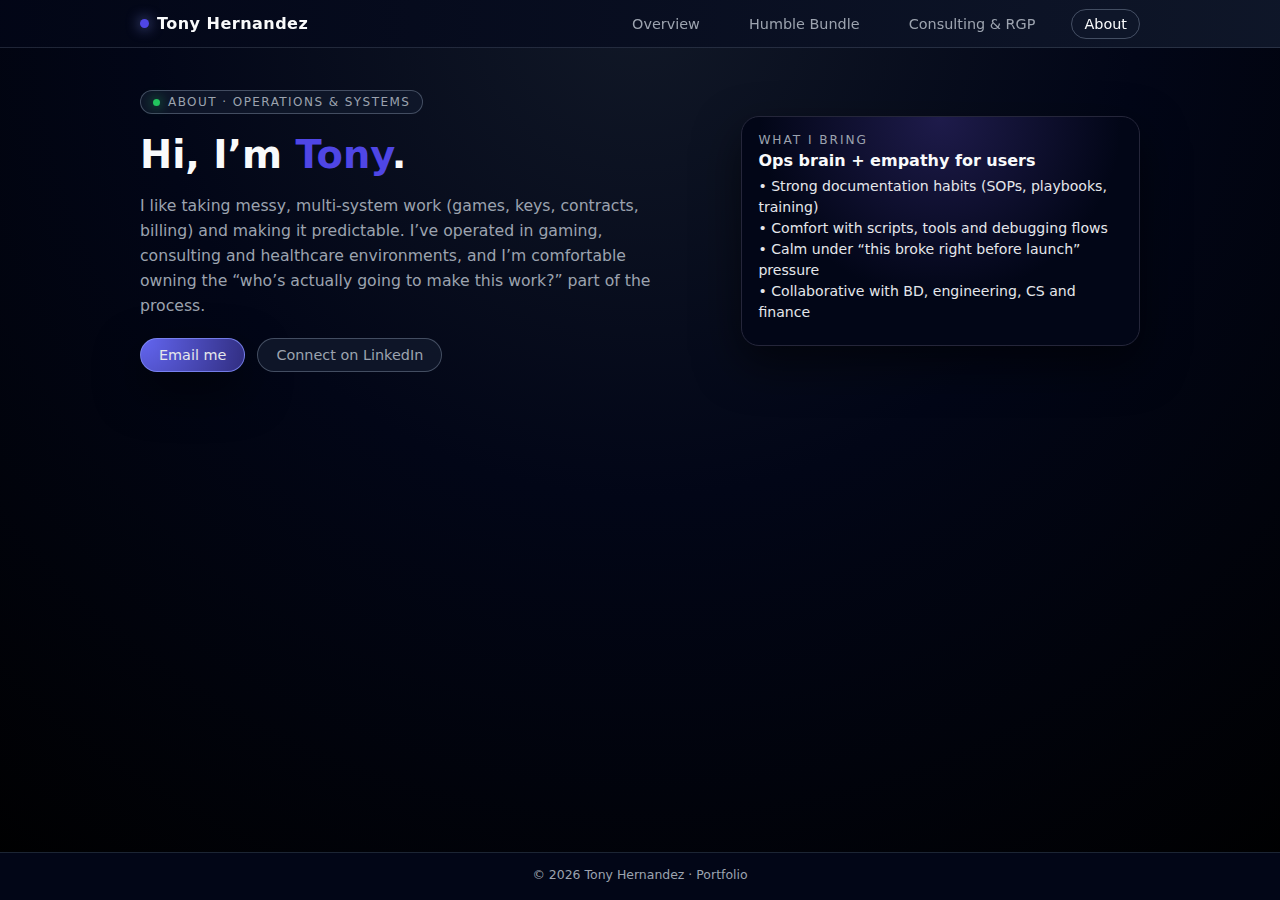
<file: about.html>
<!DOCTYPE html>
<html lang="en">
<head>
  <meta charset="UTF-8" />
  <title>About · Tony Hernandez</title>
  <meta name="viewport" content="width=device-width, initial-scale=1" />
  <link rel="stylesheet" href="style.css" />
</head>
<body>
  <header class="navbar">
    <div class="nav-inner">
      <div class="logo">
        <div class="logo-dot"></div>
        <span>Tony Hernandez</span>
      </div>
      <nav class="nav-links">
        <a href="index.html">Overview</a>
        <a href="humble-bundle.html">Humble Bundle</a>
        <a href="rgp.html">Consulting & RGP</a>
        <a href="about.html" class="active">About</a>
      </nav>
    </div>
  </header>

  <main class="page">
    <section class="hero">
      <div>
        <div class="badge">
          <span class="badge-dot"></span>
          ABOUT · OPERATIONS & SYSTEMS
        </div>
        <h1>Hi, I’m <span>Tony</span>.</h1>
        <p class="hero-subtitle">
          I like taking messy, multi-system work (games, keys, contracts, billing) and making it
          predictable. I’ve operated in gaming, consulting and healthcare environments, and I’m
          comfortable owning the “who’s actually going to make this work?” part of the process.
        </p>
        <div class="hero-buttons">
          <a href="mailto:youremail@example.com" class="btn-primary">Email me</a>
          <a href="https://www.linkedin.com" target="_blank" class="btn-ghost">Connect on LinkedIn</a>
        </div>
      </div>
      <div class="card">
        <div class="card-meta">What I bring</div>
        <h3>Ops brain + empathy for users</h3>
        <p class="card-body">
          • Strong documentation habits (SOPs, playbooks, training)<br/>
          • Comfort with scripts, tools and debugging flows<br/>
          • Calm under “this broke right before launch” pressure<br/>
          • Collaborative with BD, engineering, CS and finance
        </p>
      </div>
    </section>
  </main>

  <footer class="footer">
    © <span id="year"></span> Tony Hernandez · Portfolio
  </footer>

  <script>
    document.getElementById('year').textContent = new Date().getFullYear();
  </script>
</body>
</html>
</file>
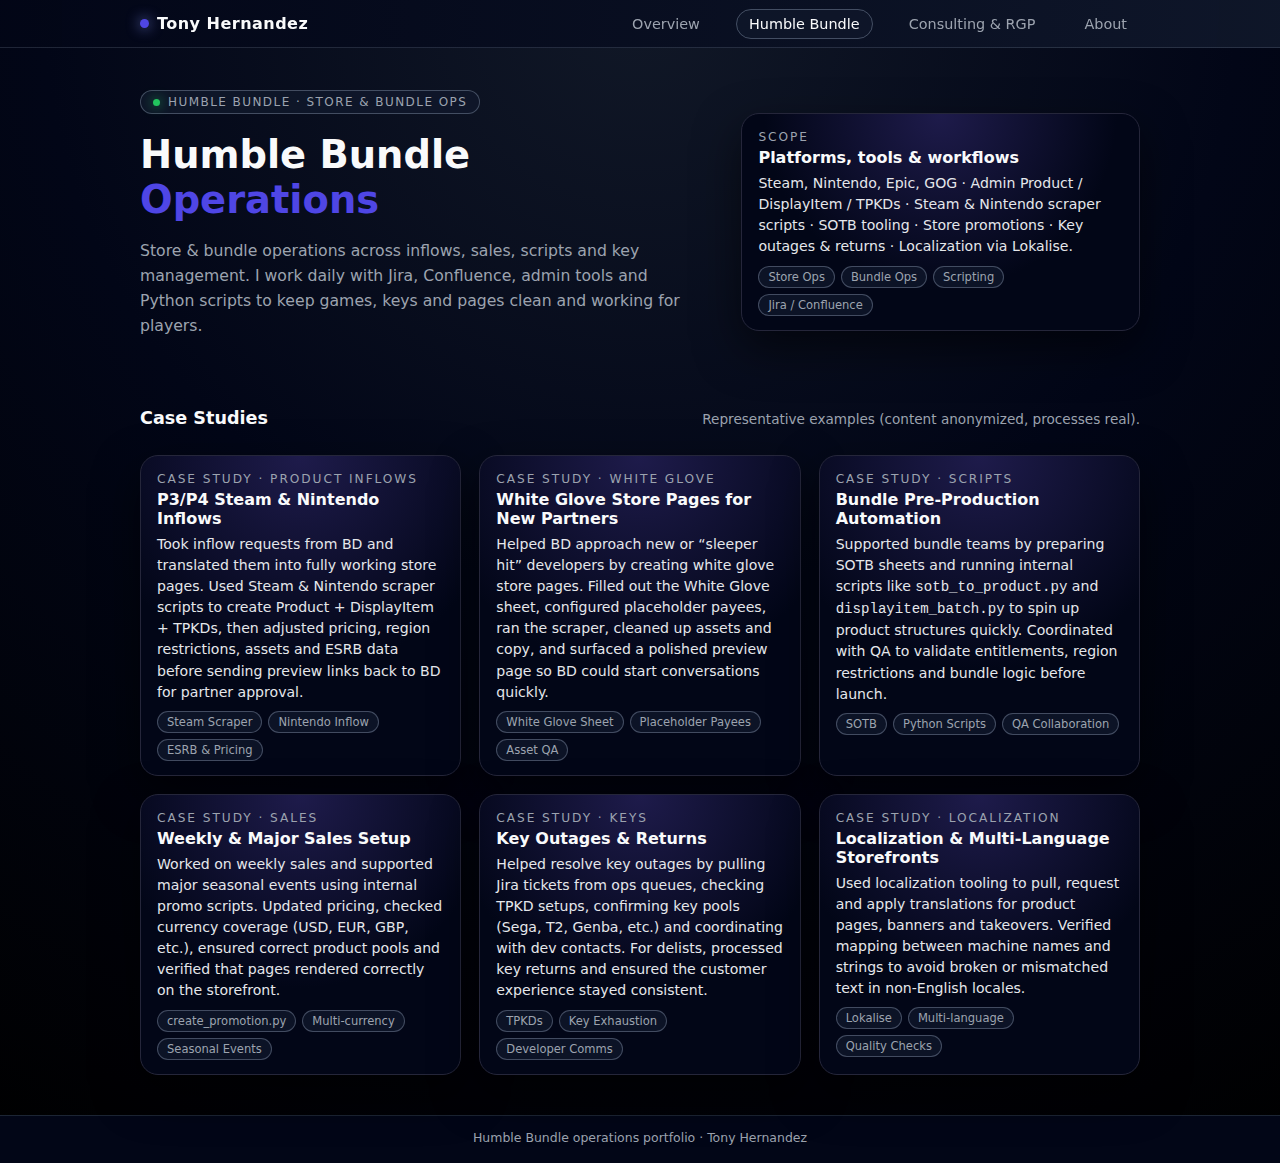
<file: humble-bundle.html>
<!DOCTYPE html>
<html lang="en">
<head>
  <meta charset="UTF-8" />
  <title>Humble Bundle – Operations Portfolio · Tony Hernandez</title>
  <meta name="viewport" content="width=device-width, initial-scale=1" />
  <link rel="stylesheet" href="style.css" />
</head>
<body>
  <header class="navbar">
    <div class="nav-inner">
      <div class="logo">
        <div class="logo-dot"></div>
        <span>Tony Hernandez</span>
      </div>
      <nav class="nav-links">
        <a href="index.html">Overview</a>
        <a href="humble-bundle.html" class="active">Humble Bundle</a>
        <a href="rgp.html">Consulting & RGP</a>
        <a href="about.html">About</a>
      </nav>
    </div>
  </header>

  <main class="page">
    <section class="hero">
      <div>
        <div class="badge">
          <span class="badge-dot"></span>
          HUMBLE BUNDLE · STORE & BUNDLE OPS
        </div>
        <h1>Humble Bundle <span>Operations</span></h1>
        <p class="hero-subtitle">
          Store & bundle operations across inflows, sales, scripts and key management.
          I work daily with Jira, Confluence, admin tools and Python scripts to keep games, keys
          and pages clean and working for players.
        </p>
      </div>
      <div class="card">
        <div class="card-meta">Scope</div>
        <h3>Platforms, tools & workflows</h3>
        <p class="card-body">
          Steam, Nintendo, Epic, GOG · Admin Product / DisplayItem / TPKDs ·
          Steam & Nintendo scraper scripts · SOTB tooling · Store promotions ·
          Key outages & returns · Localization via Lokalise.
        </p>
        <div class="pill-row">
          <span class="pill">Store Ops</span>
          <span class="pill">Bundle Ops</span>
          <span class="pill">Scripting</span>
          <span class="pill">Jira / Confluence</span>
        </div>
      </div>
    </section>

    <section class="section">
      <div class="section-title-row">
        <h2 class="section-title">Case Studies</h2>
        <p class="section-tagline">Representative examples (content anonymized, processes real).</p>
      </div>

      <div class="grid">
        <article class="card">
          <div class="card-meta">CASE STUDY · PRODUCT INFLOWS</div>
          <h3>P3/P4 Steam & Nintendo Inflows</h3>
          <p class="card-body">
            Took inflow requests from BD and translated them into fully working store pages.
            Used Steam & Nintendo scraper scripts to create Product + DisplayItem + TPKDs, then
            adjusted pricing, region restrictions, assets and ESRB data before sending preview
            links back to BD for partner approval.
          </p>
          <div class="pill-row">
            <span class="pill">Steam Scraper</span>
            <span class="pill">Nintendo Inflow</span>
            <span class="pill">ESRB & Pricing</span>
          </div>
        </article>

        <article class="card">
          <div class="card-meta">CASE STUDY · WHITE GLOVE</div>
          <h3>White Glove Store Pages for New Partners</h3>
          <p class="card-body">
            Helped BD approach new or “sleeper hit” developers by creating white glove store pages.
            Filled out the White Glove sheet, configured placeholder payees, ran the scraper,
            cleaned up assets and copy, and surfaced a polished preview page so BD could start
            conversations quickly.
          </p>
          <div class="pill-row">
            <span class="pill">White Glove Sheet</span>
            <span class="pill">Placeholder Payees</span>
            <span class="pill">Asset QA</span>
          </div>
        </article>

        <article class="card">
          <div class="card-meta">CASE STUDY · SCRIPTS</div>
          <h3>Bundle Pre-Production Automation</h3>
          <p class="card-body">
            Supported bundle teams by preparing SOTB sheets and running internal scripts like
            <code>sotb_to_product.py</code> and <code>displayitem_batch.py</code> to spin up product
            structures quickly. Coordinated with QA to validate entitlements, region restrictions
            and bundle logic before launch.
          </p>
          <div class="pill-row">
            <span class="pill">SOTB</span>
            <span class="pill">Python Scripts</span>
            <span class="pill">QA Collaboration</span>
          </div>
        </article>

        <article class="card">
          <div class="card-meta">CASE STUDY · SALES</div>
          <h3>Weekly & Major Sales Setup</h3>
          <p class="card-body">
            Worked on weekly sales and supported major seasonal events using internal promo
            scripts. Updated pricing, checked currency coverage (USD, EUR, GBP, etc.), ensured
            correct product pools and verified that pages rendered correctly on the storefront.
          </p>
          <div class="pill-row">
            <span class="pill">create_promotion.py</span>
            <span class="pill">Multi-currency</span>
            <span class="pill">Seasonal Events</span>
          </div>
        </article>

        <article class="card">
          <div class="card-meta">CASE STUDY · KEYS</div>
          <h3>Key Outages & Returns</h3>
          <p class="card-body">
            Helped resolve key outages by pulling Jira tickets from ops queues, checking TPKD
            setups, confirming key pools (Sega, T2, Genba, etc.) and coordinating with dev
            contacts. For delists, processed key returns and ensured the customer experience
            stayed consistent.
          </p>
          <div class="pill-row">
            <span class="pill">TPKDs</span>
            <span class="pill">Key Exhaustion</span>
            <span class="pill">Developer Comms</span>
          </div>
        </article>

        <article class="card">
          <div class="card-meta">CASE STUDY · LOCALIZATION</div>
          <h3>Localization & Multi-Language Storefronts</h3>
          <p class="card-body">
            Used localization tooling to pull, request and apply translations for product pages,
            banners and takeovers. Verified mapping between machine names and strings to avoid
            broken or mismatched text in non-English locales.
          </p>
          <div class="pill-row">
            <span class="pill">Lokalise</span>
            <span class="pill">Multi-language</span>
            <span class="pill">Quality Checks</span>
          </div>
        </article>
      </div>
    </section>
  </main>

  <footer class="footer">
    Humble Bundle operations portfolio · Tony Hernandez
  </footer>
</body>
</html>
</file>
<file: style.css>
:root {
  --bg: #050509;
  --bg-alt: #101018;
  --card: #171722;
  --accent: #4f46e5;
  --accent-soft: rgba(79, 70, 229, 0.2);
  --text: #f9fafb;
  --muted: #9ca3af;
  --border: #25263a;
  --radius-lg: 18px;
  --radius-pill: 999px;
  --shadow-soft: 0 18px 45px rgba(0, 0, 0, 0.55);
}

*,
*::before,
*::after {
  box-sizing: border-box;
}

html, body {
  margin: 0;
  padding: 0;
  font-family: system-ui, -apple-system, BlinkMacSystemFont, "SF Pro Text", sans-serif;
  background: radial-gradient(circle at top, #111827 0, #020617 45%, #000 100%);
  color: var(--text);
}

body {
  min-height: 100vh;
  display: flex;
  flex-direction: column;
}

/* Layout */

.navbar {
  position: sticky;
  top: 0;
  z-index: 10;
  backdrop-filter: blur(14px);
  background: linear-gradient(to right, rgba(2, 6, 23, 0.96), rgba(15, 23, 42, 0.96));
  border-bottom: 1px solid rgba(148, 163, 184, 0.2);
}

.nav-inner {
  max-width: 1040px;
  margin: 0 auto;
  padding: 14px 20px;
  display: flex;
  align-items: center;
  justify-content: space-between;
}

.logo {
  display: flex;
  align-items: center;
  gap: 8px;
  font-weight: 600;
  letter-spacing: 0.03em;
}

.logo-dot {
  width: 9px;
  height: 9px;
  border-radius: 50%;
  background: var(--accent);
  box-shadow: 0 0 14px rgba(129, 140, 248, 0.9);
}

.nav-links a {
  margin-left: 18px;
  font-size: 0.9rem;
  text-decoration: none;
  color: var(--muted);
  padding: 6px 12px;
  border-radius: var(--radius-pill);
  border: 1px solid transparent;
  transition: all 0.18s ease-out;
}

.nav-links a:hover,
.nav-links a.active {
  color: var(--text);
  border-color: rgba(148, 163, 184, 0.4);
  background: rgba(15, 23, 42, 0.8);
}

.page {
  flex: 1;
  max-width: 1040px;
  margin: 0 auto;
  padding: 32px 20px 40px;
}

/* Hero / top section */

.hero {
  display: grid;
  grid-template-columns: minmax(0, 2fr) minmax(0, 1.4fr);
  gap: 32px;
  align-items: center;
  margin-top: 10px;
}

@media (max-width: 860px) {
  .hero {
    grid-template-columns: 1fr;
  }
}

.badge {
  display: inline-flex;
  align-items: center;
  gap: 8px;
  padding: 4px 12px;
  border-radius: var(--radius-pill);
  border: 1px solid rgba(148, 163, 184, 0.4);
  background: rgba(15, 23, 42, 0.9);
  color: var(--muted);
  font-size: 0.75rem;
  text-transform: uppercase;
  letter-spacing: 0.12em;
}

.badge-dot {
  width: 7px;
  height: 7px;
  border-radius: 999px;
  background: #22c55e;
  box-shadow: 0 0 12px rgba(34, 197, 94, 0.9);
}

.hero h1 {
  margin: 18px 0 8px;
  font-size: 2.4rem;
}

.hero h1 span {
  color: var(--accent);
}

.hero-subtitle {
  color: var(--muted);
  max-width: 540px;
  line-height: 1.6;
  font-size: 0.98rem;
}

.hero-buttons {
  display: flex;
  flex-wrap: wrap;
  gap: 12px;
  margin-top: 20px;
}

.btn-primary,
.btn-ghost {
  border-radius: var(--radius-pill);
  padding: 8px 18px;
  font-size: 0.9rem;
  border: 1px solid transparent;
  cursor: pointer;
  text-decoration: none;
  display: inline-flex;
  align-items: center;
  gap: 6px;
}

.btn-primary {
  background: radial-gradient(circle at top left, #6366f1, #312e81);
  border-color: rgba(129, 140, 248, 0.8);
  color: #e5e7eb;
  box-shadow: var(--shadow-soft);
}

.btn-primary:hover {
  filter: brightness(1.05);
}

.btn-ghost {
  background: rgba(15, 23, 42, 0.9);
  border-color: rgba(148, 163, 184, 0.4);
  color: var(--muted);
}

.btn-ghost:hover {
  border-color: rgba(209, 213, 219, 0.6);
  color: var(--text);
}

/* Cards & sections */

.section {
  margin-top: 40px;
}

.section-title-row {
  display: flex;
  justify-content: space-between;
  align-items: baseline;
  gap: 20px;
  margin-bottom: 12px;
}

.section-title {
  font-size: 1.1rem;
}

.section-tagline {
  color: var(--muted);
  font-size: 0.85rem;
}

.grid {
  display: grid;
  grid-template-columns: repeat(auto-fit, minmax(260px, 1fr));
  gap: 18px;
}

.card {
  background: radial-gradient(circle at top, #1e1b4b, #020617 60%);
  border-radius: var(--radius-lg);
  border: 1px solid var(--border);
  padding: 16px 16px 14px;
  box-shadow: var(--shadow-soft);
  position: relative;
  overflow: hidden;
}

.card h3 {
  margin-top: 4px;
  margin-bottom: 6px;
  font-size: 1rem;
}

.card-meta {
  color: var(--muted);
  font-size: 0.76rem;
  text-transform: uppercase;
  letter-spacing: 0.16em;
}

.card-body {
  color: #e5e7eb;
  font-size: 0.88rem;
  line-height: 1.5;
  margin: 6px 0 8px;
}

.pill-row {
  display: flex;
  flex-wrap: wrap;
  gap: 6px;
  margin-top: 4px;
}

.pill {
  font-size: 0.72rem;
  padding: 3px 9px;
  border-radius: var(--radius-pill);
  border: 1px solid rgba(148, 163, 184, 0.4);
  color: var(--muted);
  background: rgba(15, 23, 42, 0.8);
}

/* Footer */

.footer {
  border-top: 1px solid rgba(31, 41, 55, 0.9);
  padding: 14px 20px 18px;
  font-size: 0.78rem;
  color: var(--muted);
  text-align: center;
  background: #020617;
}
.footer a {
  color: var(--muted);
  text-decoration: none;
}
.footer a:hover {
  color: var(--accent);
}
</file>
